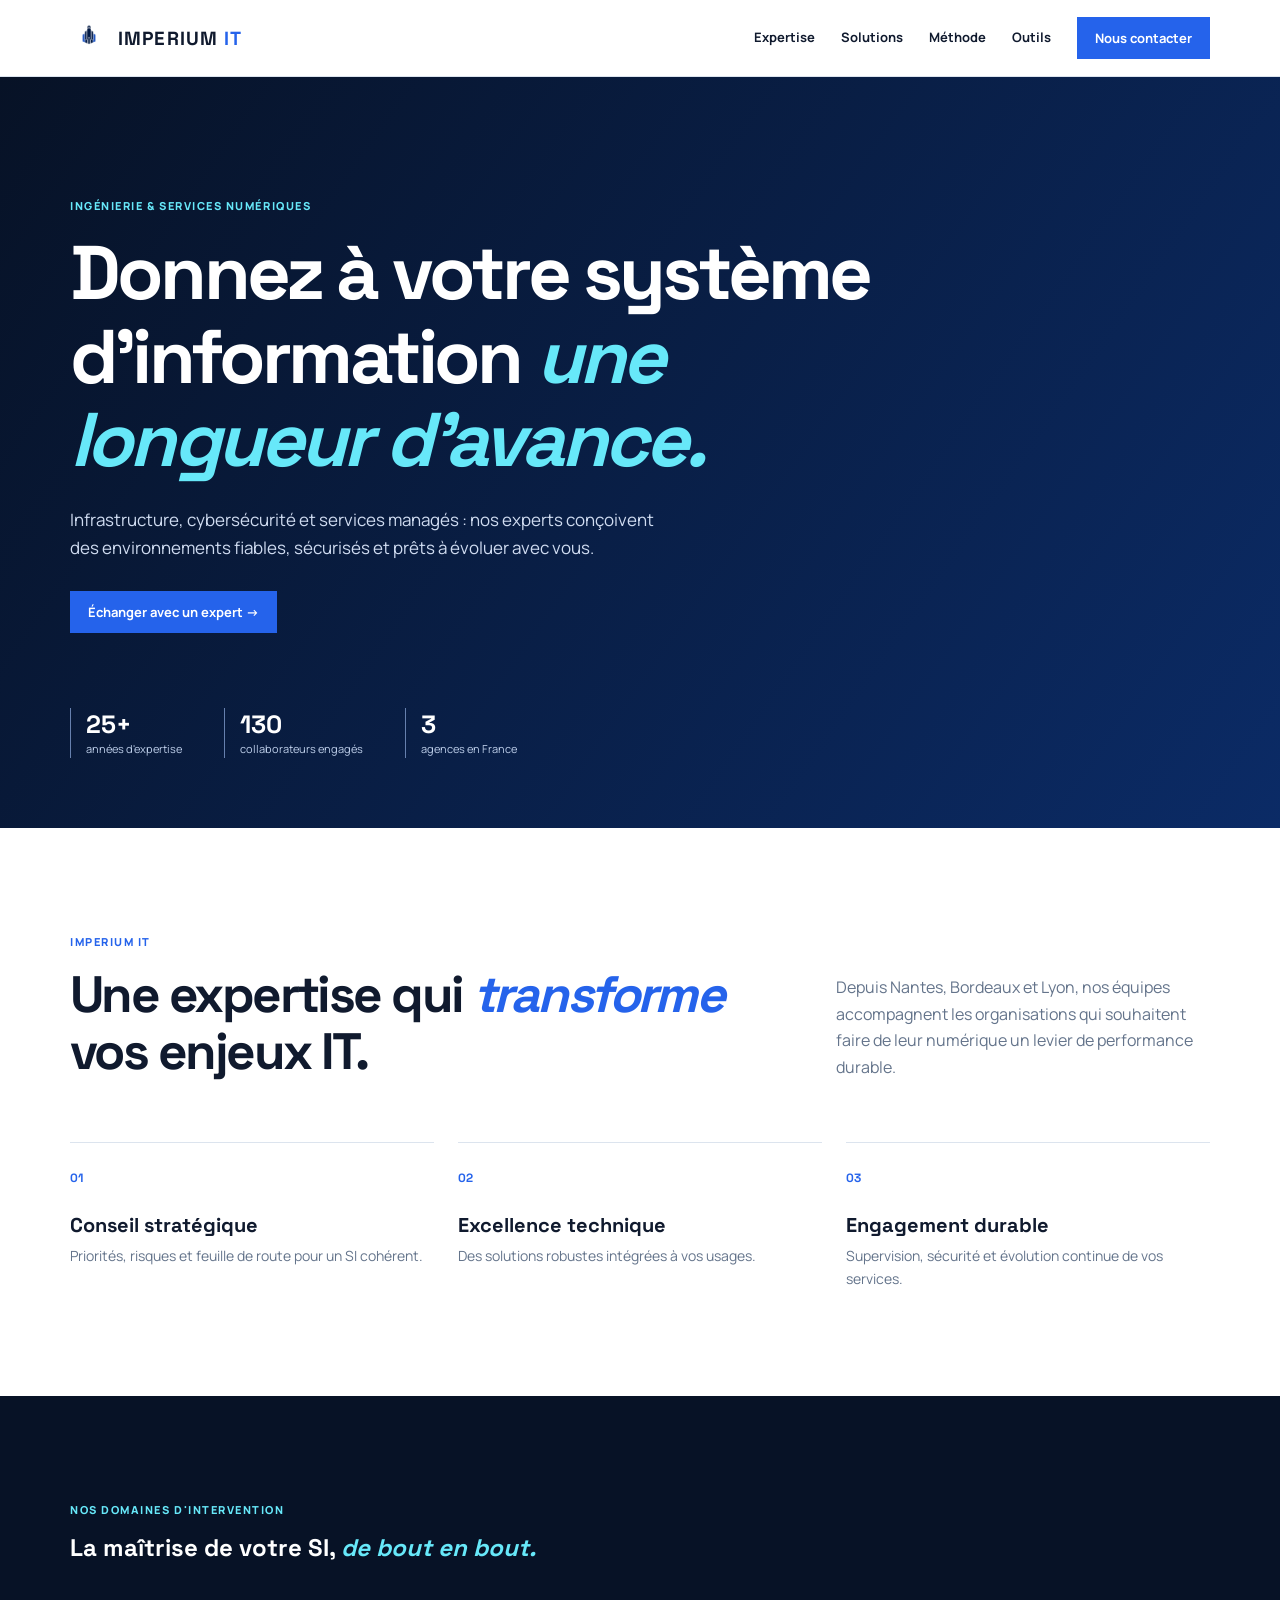
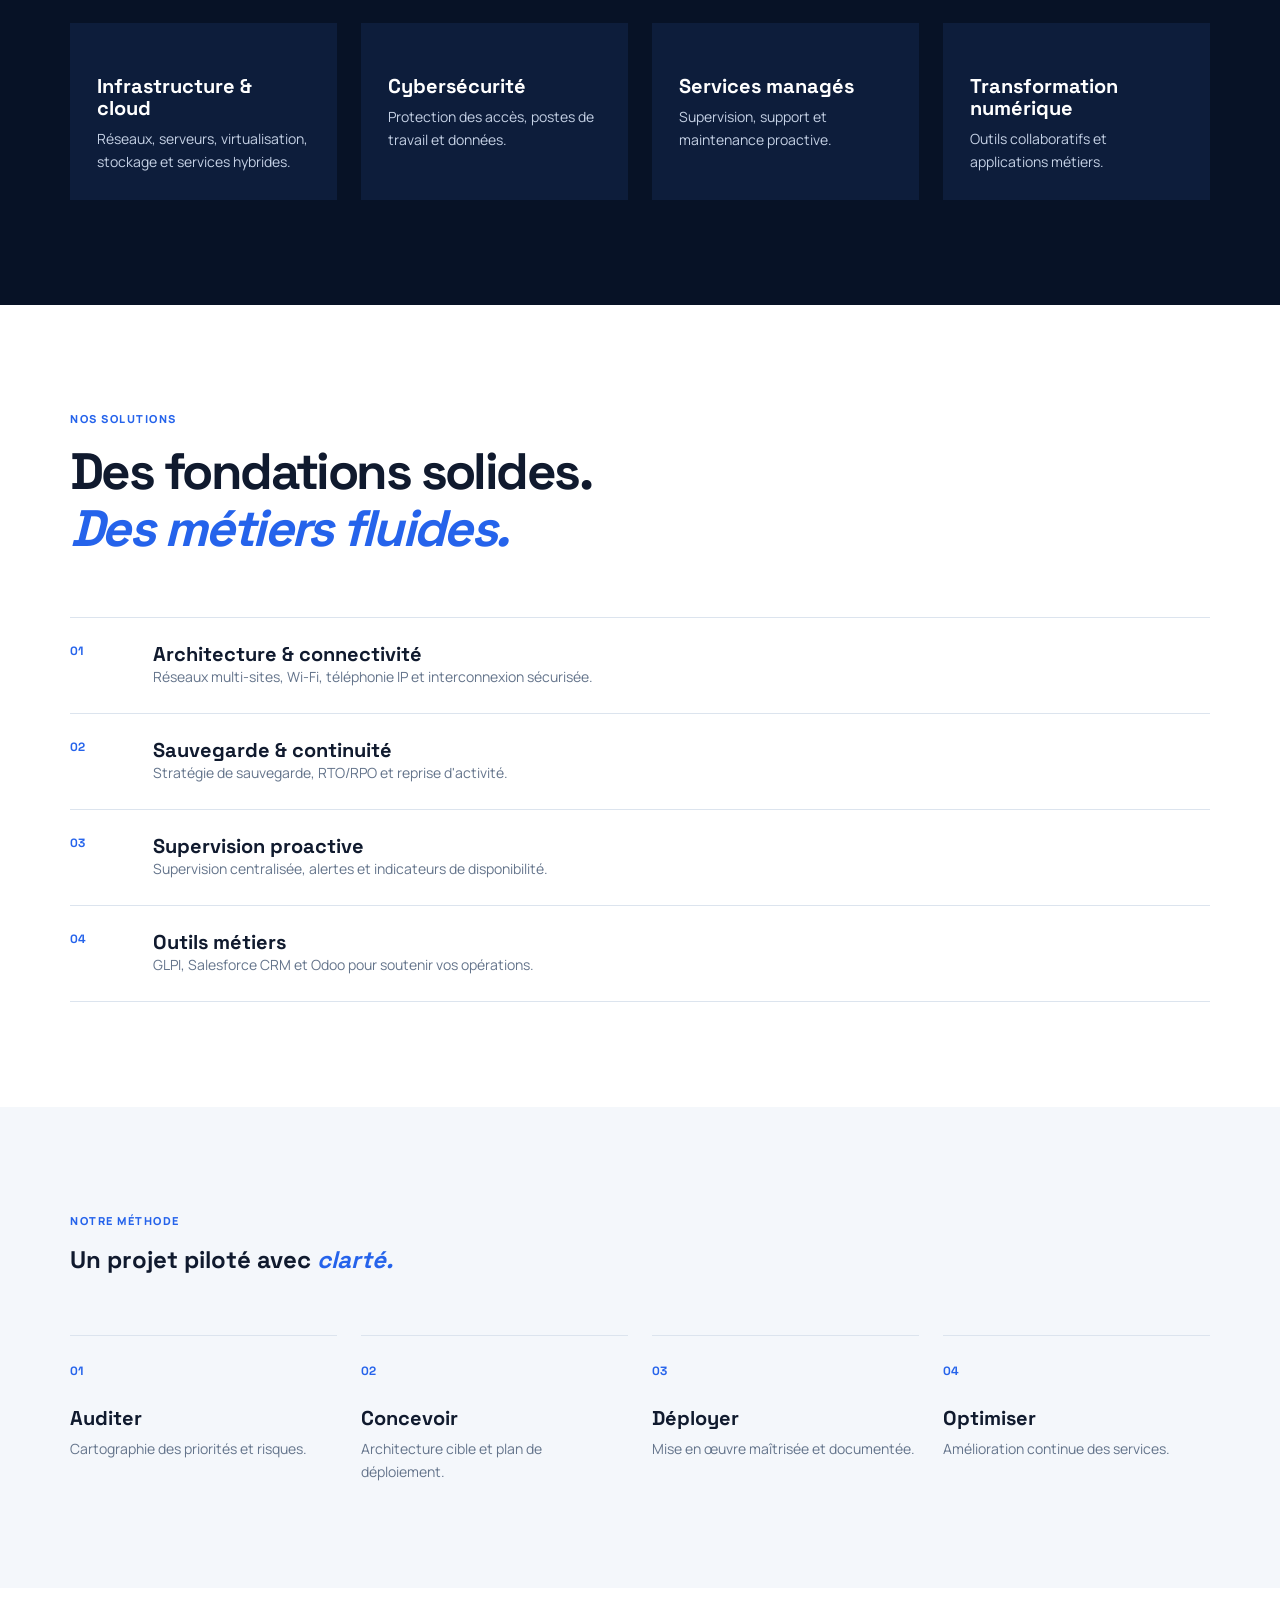
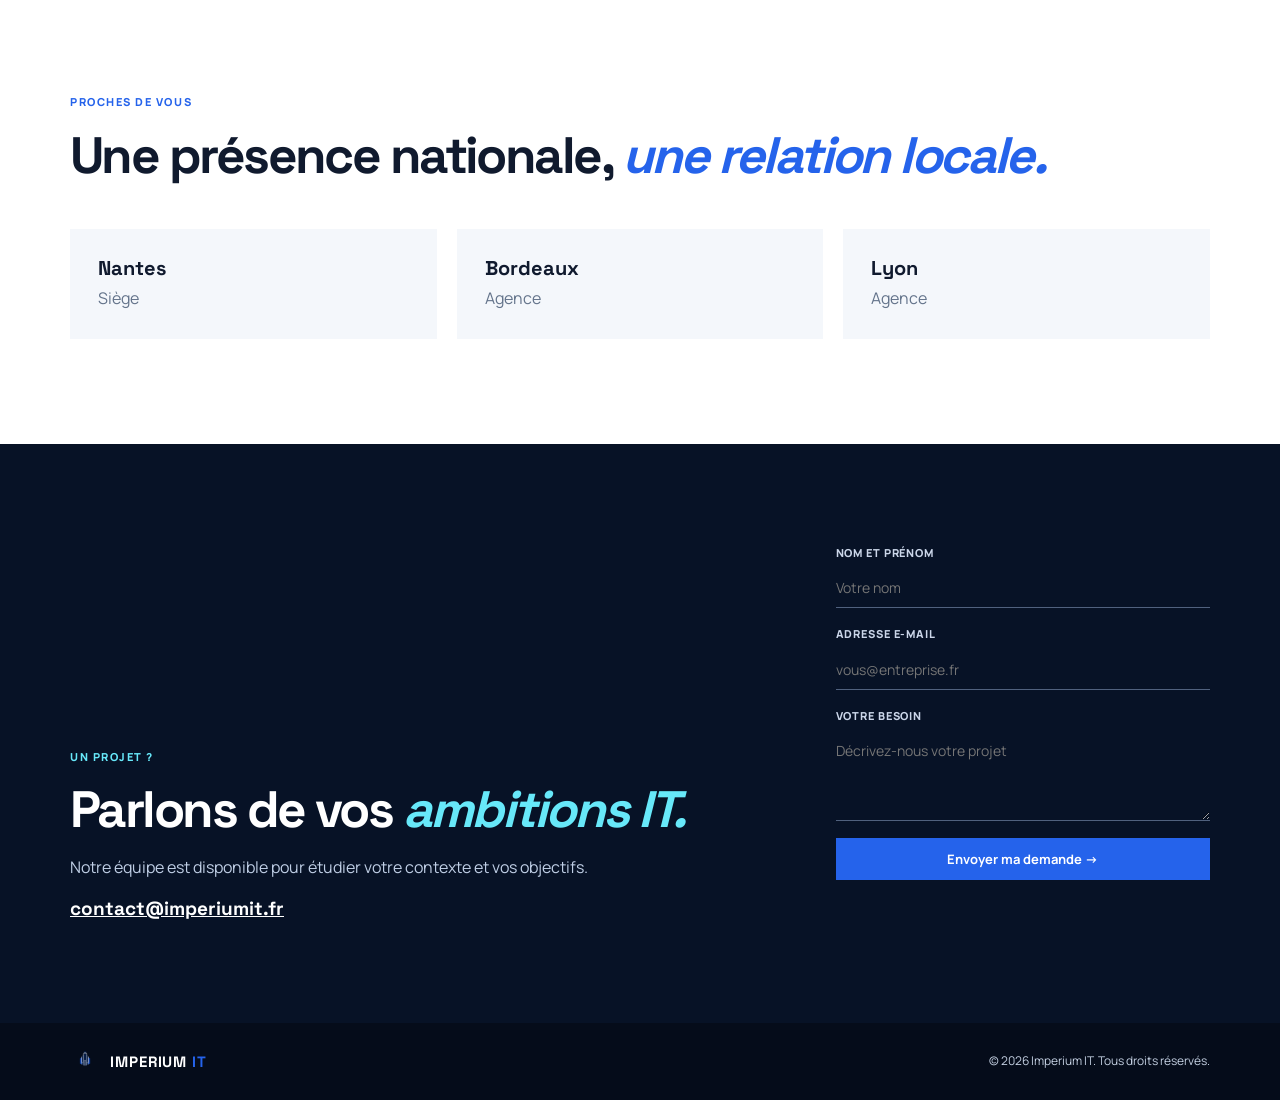
<file: index.html>
<!doctype html><html lang="fr"><head><meta charset="utf-8"><meta name="viewport" content="width=device-width,initial-scale=1"><meta name="description" content="Imperium IT — infrastructure, cybersécurité et services managés."><title>Imperium IT | Infrastructure & cybersécurité</title><link rel="preconnect" href="https://fonts.googleapis.com"><link rel="preconnect" href="https://fonts.gstatic.com" crossorigin><link href="https://fonts.googleapis.com/css2?family=Manrope:wght@400;500;600;700;800&family=Space+Grotesk:wght@500;600;700&display=swap" rel="stylesheet"><link rel="stylesheet" href="styles.css"></head><body><header class="header"><nav class="nav container"><a class="brand" href="#accueil" aria-label="Imperium IT - Accueil"><img class="brand-logo" src="Icon_ESN-Imperium.png" alt="Logo Imperium IT"><span>IMPERIUM <b>IT</b></span></a><button class="nav-toggle" aria-label="Menu" aria-expanded="false">☰</button><div class="nav-links"><a href="#expertise">Expertise</a><a href="#solutions">Solutions</a><a href="#methode">Méthode</a><a class="button" href="#contact">Nous contacter</a></div></nav></header><main id="accueil"><section class="hero"><div class="container"><p class="eyebrow">Ingénierie & services numériques</p><h1>Donnez à votre système d'information <em>une longueur d'avance.</em></h1><p>Infrastructure, cybersécurité et services managés : nos experts conçoivent des environnements fiables, sécurisés et prêts à évoluer avec vous.</p><a class="button" href="#contact">Échanger avec un expert →</a><div class="stats"><span><b>25+</b> années d'expertise</span><span><b>130</b> collaborateurs engagés</span><span><b>3</b> agences en France</span></div></div></section><section class="section container"><p class="eyebrow">Imperium IT</p><div class="split"><h2>Une expertise qui <em>transforme</em> vos enjeux IT.</h2><p>Depuis Nantes, Bordeaux et Lyon, nos équipes accompagnent les organisations qui souhaitent faire de leur numérique un levier de performance durable.</p></div><div class="cards"><article><b>01</b><h3>Conseil stratégique</h3><p>Priorités, risques et feuille de route pour un SI cohérent.</p></article><article><b>02</b><h3>Excellence technique</h3><p>Des solutions robustes intégrées à vos usages.</p></article><article><b>03</b><h3>Engagement durable</h3><p>Supervision, sécurité et évolution continue de vos services.</p></article></div></section><section id="expertise" class="section dark"><div class="container"><p class="eyebrow">Nos domaines d'intervention</p><h2>La maîtrise de votre SI, <em>de bout en bout.</em></h2><div class="cards four"><article><h3>Infrastructure & cloud</h3><p>Réseaux, serveurs, virtualisation, stockage et services hybrides.</p></article><article><h3>Cybersécurité</h3><p>Protection des accès, postes de travail et données.</p></article><article><h3>Services managés</h3><p>Supervision, support et maintenance proactive.</p></article><article><h3>Transformation numérique</h3><p>Outils collaboratifs et applications métiers.</p></article></div></div></section><section id="solutions" class="section container"><p class="eyebrow">Nos solutions</p><h2>Des fondations solides.<br><em>Des métiers fluides.</em></h2><div class="solutions"><article><b>01</b><div><h3>Architecture & connectivité</h3><p>Réseaux multi-sites, Wi-Fi, téléphonie IP et interconnexion sécurisée.</p></div></article><article><b>02</b><div><h3>Sauvegarde & continuité</h3><p>Stratégie de sauvegarde, RTO/RPO et reprise d'activité.</p></div></article><article><b>03</b><div><h3>Supervision proactive</h3><p>Supervision centralisée, alertes et indicateurs de disponibilité.</p></div></article><article><b>04</b><div><h3>Outils métiers</h3><p>GLPI, Salesforce CRM et Odoo pour soutenir vos opérations.</p></div></article></div></section><section id="methode" class="section pale"><div class="container"><p class="eyebrow">Notre méthode</p><h2>Un projet piloté avec <em>clarté.</em></h2><div class="cards four"><article><b>01</b><h3>Auditer</h3><p>Cartographie des priorités et risques.</p></article><article><b>02</b><h3>Concevoir</h3><p>Architecture cible et plan de déploiement.</p></article><article><b>03</b><h3>Déployer</h3><p>Mise en œuvre maîtrisée et documentée.</p></article><article><b>04</b><h3>Optimiser</h3><p>Amélioration continue des services.</p></article></div></div></section><section class="section container"><p class="eyebrow">Proches de vous</p><h2>Une présence nationale, <em>une relation locale.</em></h2><div class="agencies"><article><h3>Nantes</h3><p>Siège</p></article><article><h3>Bordeaux</h3><p>Agence</p></article><article><h3>Lyon</h3><p>Agence</p></article></div></section><section id="contact" class="contact"><div class="container split"><div><p class="eyebrow">Un projet ?</p><h2>Parlons de vos <em>ambitions IT.</em></h2><p>Notre équipe est disponible pour étudier votre contexte et vos objectifs.</p><a href="mailto:contact@imperiumit.fr">contact@imperiumit.fr</a></div><form><label>Nom et prénom<input name="name" required placeholder="Votre nom"></label><label>Adresse e-mail<input type="email" required placeholder="vous@entreprise.fr"></label><label>Votre besoin<textarea required placeholder="Décrivez-nous votre projet"></textarea></label><button class="button">Envoyer ma demande →</button><p class="form-note"></p></form></div></section></main><footer><div class="container footer-content"><a class="brand footer-brand" href="#accueil" aria-label="Imperium IT - Accueil"><img class="brand-logo" src="Icon_ESN-Imperium.png" alt="Logo Imperium IT"><span>IMPERIUM <b>IT</b></span></a><span>© <span id="year"></span> Imperium IT. Tous droits réservés.</span></div></footer><script src="script.js"></script></body></html>
</file>
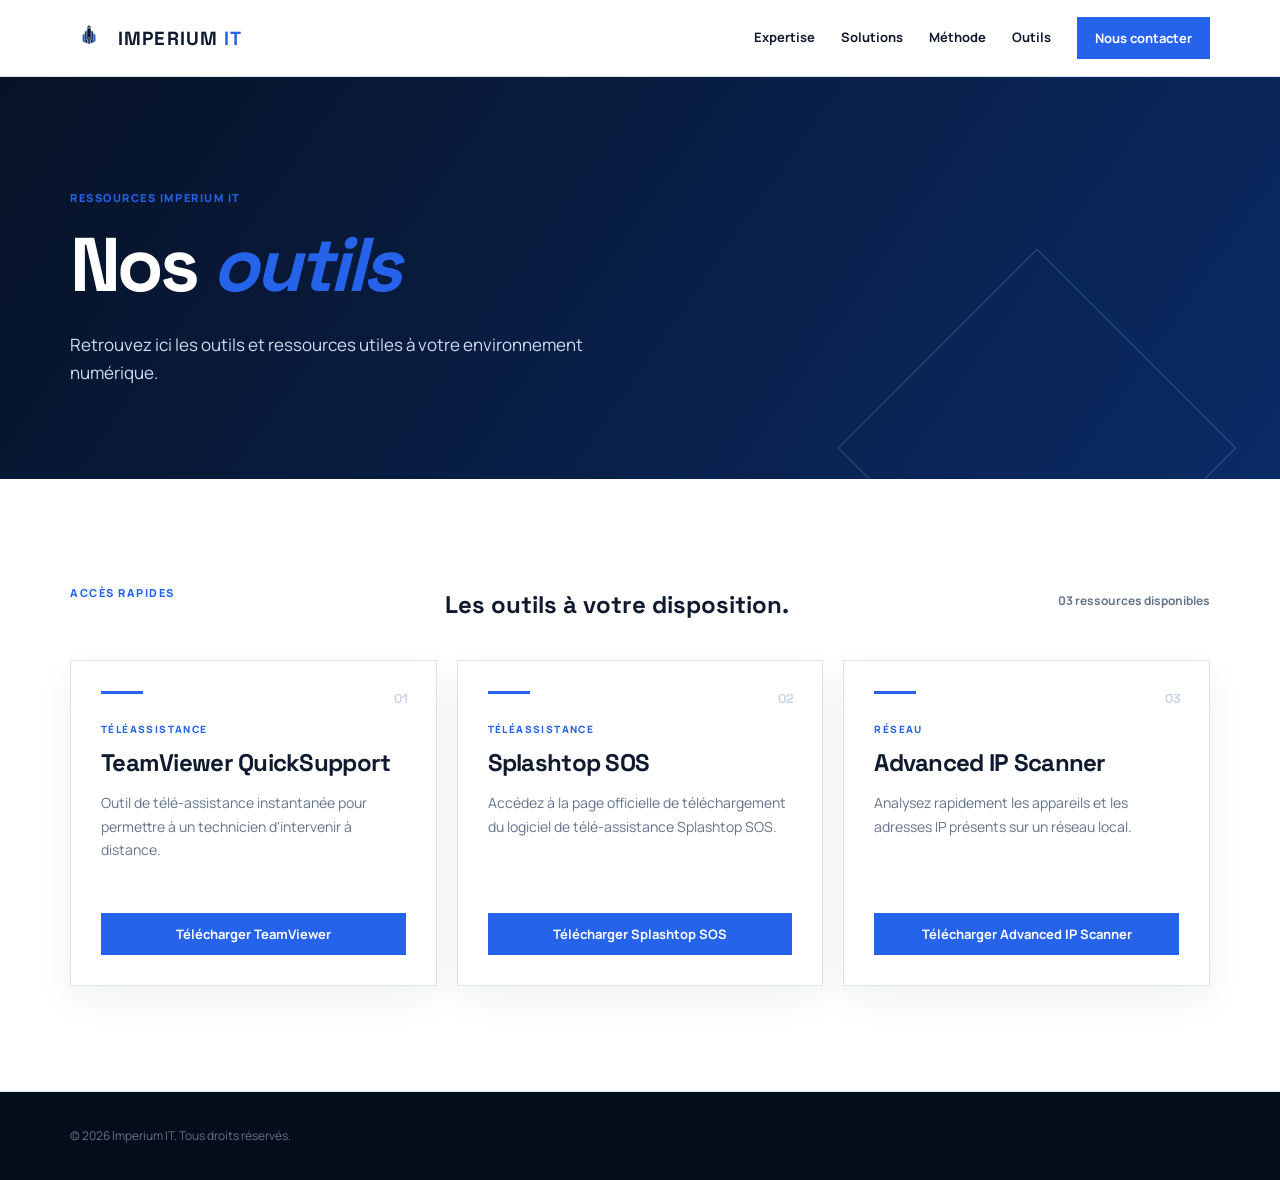
<file: tool.html>
<!doctype html>
<html lang="fr">
<head>
  <meta charset="utf-8">
  <meta name="viewport" content="width=device-width, initial-scale=1">
  <meta name="description" content="Les outils numériques proposés par Imperium IT.">
  <title>Imperium IT | Outils</title>
  <link rel="preconnect" href="https://fonts.googleapis.com">
  <link rel="preconnect" href="https://fonts.gstatic.com" crossorigin>
  <link href="https://fonts.googleapis.com/css2?family=Manrope:wght@400;500;600;700;800&family=Space+Grotesk:wght@500;600;700&display=swap" rel="stylesheet">
  <link rel="stylesheet" href="styles.css">
  <style>
    .tool-hero{position:relative;overflow:hidden;background:linear-gradient(125deg,#071226,#0b2b66);color:#fff;padding:112px 0 92px}.tool-hero:after{content:"";position:absolute;right:8%;bottom:-110px;width:280px;height:280px;border:1px solid rgba(103,232,249,.25);transform:rotate(45deg)}.tool-hero h1{position:relative;z-index:1;max-width:700px}.tool-hero p:not(.eyebrow){position:relative;z-index:1;max-width:580px;color:#d0dcf1;margin:24px 0 0;font-size:17px}.tools-section{min-height:470px}.tools-heading{display:flex;justify-content:space-between;align-items:end;gap:40px;margin-bottom:42px}.tools-heading h2{max-width:650px}.tools-count{margin:0 0 7px;color:var(--muted);font-size:12px;font-weight:700;white-space:nowrap}.tool-grid{display:grid;grid-template-columns:repeat(3,1fr);gap:20px}.tool-card{position:relative;display:flex;flex-direction:column;min-height:326px;padding:30px;background:#fff;border:1px solid var(--line);box-shadow:0 14px 34px rgba(16,26,46,.06);transition:transform .2s ease,box-shadow .2s ease,border-color .2s ease}.tool-card:before{content:"";display:block;width:42px;height:3px;margin-bottom:27px;background:var(--blue)}.tool-card:hover{transform:translateY(-5px);border-color:#b9cbea;box-shadow:0 20px 38px rgba(16,26,46,.11)}.tool-card h3{font-size:24px;letter-spacing:-.03em;margin:0 0 14px}.tool-card p:not(.tool-type){color:var(--muted);font-size:14px;line-height:1.7;margin:0 0 28px}.tool-card .button{width:100%;margin-top:auto;text-align:center}.tool-type{color:var(--blue);font-size:10px;font-weight:800;letter-spacing:.14em;text-transform:uppercase;margin:0 0 13px}.tool-number{position:absolute;top:29px;right:28px;color:#cbd6e5;font:700 13px 'Space Grotesk'}.footer{padding:34px 0;border-top:1px solid var(--line);color:var(--muted);font-size:12px}.footer p{margin:0}@media (max-width:700px){.tool-hero{padding:80px 0 64px}.tools-heading{display:block}.tools-count{margin-top:18px}.tool-grid{grid-template-columns:1fr}.tool-card{min-height:290px}}
  </style>
</head>
<body>
  <header class="header">
    <nav class="nav container">
      <a class="brand" href="index.html" aria-label="Imperium IT - Accueil">
        <img class="brand-logo" src="Icon_ESN-Imperium.png" alt="Logo Imperium IT">
        <span>IMPERIUM <b>IT</b></span>
      </a>
      <button class="nav-toggle" aria-label="Menu" aria-expanded="false">☰</button>
      <div class="nav-links">
        <a href="index.html#expertise">Expertise</a>
        <a href="index.html#solutions">Solutions</a>
        <a href="index.html#methode">Méthode</a>
        <a href="tool.html" aria-current="page">Outils</a>
        <a class="button" href="index.html#contact">Nous contacter</a>
      </div>
    </nav>
  </header>

  <main>
    <section class="tool-hero">
      <div class="container">
        <p class="eyebrow">Ressources Imperium IT</p>
        <h1>Nos <em>outils</em></h1>
        <p>Retrouvez ici les outils et ressources utiles à votre environnement numérique.</p>
      </div>
    </section>

    <section class="section container tools-section">
      <div class="tools-heading">
        <p class="eyebrow">Accès rapides</p>
        <h2>Les outils à votre disposition.</h2>
        <p class="tools-count">03 ressources disponibles</p>
      </div>
      <div class="tool-grid">
        <article class="tool-card">
          <span class="tool-number">01</span>
          <p class="tool-type">Téléassistance</p>
          <h3>TeamViewer QuickSupport</h3>
          <p>Outil de télé-assistance instantanée pour permettre à un technicien d'intervenir à distance.</p>
          <a class="button" href="https://download.teamviewer.com/download/TeamViewerQS_x64.exe">Télécharger TeamViewer</a>
        </article>
        <article class="tool-card">
          <span class="tool-number">02</span>
          <p class="tool-type">Téléassistance</p>
          <h3>Splashtop SOS</h3>
          <p>Accédez à la page officielle de téléchargement du logiciel de télé-assistance Splashtop SOS.</p>
          <a class="button" href="https://sos.splashtop.com/fr/sos-download" target="_blank" rel="noopener noreferrer">Télécharger Splashtop SOS</a>
        </article>
        <article class="tool-card">
          <span class="tool-number">03</span>
          <p class="tool-type">Réseau</p>
          <h3>Advanced IP Scanner</h3>
          <p>Analysez rapidement les appareils et les adresses IP présents sur un réseau local.</p>
          <a class="button" href="https://download.advanced-ip-scanner.com/download/files/Advanced_IP_Scanner_2.5.4594.1.exe">Télécharger Advanced IP Scanner</a>
        </article>
      </div>
    </section>
  </main>

  <footer class="footer">
    <div class="container">
      <p>© <span id="year"></span> Imperium IT. Tous droits réservés.</p>
    </div>
  </footer>

  <script src="script.js"></script>
</body>
</html>
</file>
<file: styles.css>
:root{--ink:#101a2e;--navy:#071226;--blue:#2563eb;--cyan:#67e8f9;--muted:#64748b;--line:#dce4ee;--pale:#f4f7fb;font-family:Manrope,Arial,sans-serif}*{box-sizing:border-box}html{scroll-behavior:smooth}body{margin:0;color:var(--ink);line-height:1.65}.container{width:min(1140px,calc(100% - 40px));margin:auto}.header{position:sticky;top:0;z-index:3;background:#fff;border-bottom:1px solid var(--line)}.nav{height:76px;display:flex;justify-content:space-between;align-items:center}.brand{font:700 19px 'Space Grotesk';letter-spacing:.06em;text-decoration:none;color:var(--ink);display:flex;align-items:center;gap:10px}.brand b,em,.eyebrow{color:var(--blue)}.brand-logo{display:block;width:38px;height:46px;object-fit:contain;object-position:center}.nav-links{display:flex;align-items:center;gap:26px}.nav-links a{font-size:13px;font-weight:700;color:var(--ink);text-decoration:none}.button{display:inline-block;background:var(--blue);color:#fff!important;padding:12px 18px;text-decoration:none;border:0;font:700 13px Manrope;cursor:pointer}.nav-toggle{display:none}.hero{background:linear-gradient(125deg,#071226,#0b2b66);color:#fff;padding:120px 0 70px}.eyebrow{font-size:11px;font-weight:800;text-transform:uppercase;letter-spacing:.14em;margin:0 0 16px}.hero .eyebrow,.dark .eyebrow,.contact .eyebrow{color:var(--cyan)}h1,h2,h3{font-family:'Space Grotesk';line-height:1.1;margin:0}h1{font-size:clamp(42px,6vw,76px);max-width:850px;letter-spacing:-.05em}.hero p:not(.eyebrow){font-size:17px;max-width:600px;color:#d0dcf1;margin:24px 0 29px}.hero em,.dark em,.contact em{color:var(--cyan)}.stats{display:flex;gap:42px;margin-top:75px}.stats span{display:flex;flex-direction:column;border-left:1px solid #6680ae;padding-left:15px;font-size:11px;color:#bfd0eb}.stats b{font:700 25px 'Space Grotesk';color:#fff}.section{padding:105px 0}.split{display:grid;grid-template-columns:1.3fr .7fr;gap:70px;align-items:end}.split h2,.section>h2,.contact h2{font-size:clamp(34px,4vw,57px);letter-spacing:-.05em}.split>p{color:var(--muted);margin:0}.cards{display:grid;grid-template-columns:repeat(3,1fr);gap:24px;margin-top:62px}.cards article{border-top:1px solid var(--line);padding-top:20px}.cards b,.solutions b{font:700 12px 'Space Grotesk';color:var(--blue)}h3{font-size:20px;margin:25px 0 8px}.cards p,.solutions p{font-size:14px;color:var(--muted);margin:0}.dark{background:var(--navy);color:#fff}.dark .cards article{background:#0d1d3b;padding:27px;border:0}.dark .cards p{color:#c5d1e5}.four{grid-template-columns:repeat(4,1fr)}.solutions{border-top:1px solid var(--line);margin-top:60px}.solutions article{display:grid;grid-template-columns:65px 1fr;gap:18px;border-bottom:1px solid var(--line);padding:25px 0}.solutions h3{margin:0;font-size:20px}.pale{background:var(--pale)}.agencies{display:grid;grid-template-columns:repeat(3,1fr);gap:20px;margin-top:45px}.agencies article{background:var(--pale);padding:28px}.agencies h3{margin:0}.agencies p{margin:6px 0 0;color:var(--muted)}.contact{background:var(--navy);color:#fff;padding:100px 0}.contact .split>div>p:not(.eyebrow){color:#bfcee5}.contact a{font:700 19px 'Space Grotesk';color:#fff}.contact form{display:grid;gap:17px}.contact label{font-size:11px;font-weight:800;letter-spacing:.08em;text-transform:uppercase;color:#cbd6e9}.contact input,.contact textarea{width:100%;display:block;background:transparent;border:0;border-bottom:1px solid #50617e;color:#fff;padding:10px 0;margin-top:6px;font:14px Manrope;outline:0}.contact textarea{resize:vertical;min-height:90px}.form-note{color:var(--cyan);font-size:13px}footer{background:#050c1a;color:#c4d0e2;font-size:12px;padding:20px 0}.footer-content{display:flex;align-items:center;justify-content:space-between;gap:20px}.footer-brand{color:#fff;font-size:15px}.footer-brand .brand-logo{width:30px;height:37px}@media(max-width:760px){.nav-toggle{display:block;border:0;background:none;font-size:24px}.nav-links{display:none;position:absolute;top:76px;left:0;right:0;background:#fff;padding:24px;flex-direction:column;align-items:flex-start}.nav-links.open{display:flex}.split,.cards,.four,.agencies{grid-template-columns:1fr;gap:26px}.section,.contact{padding:75px 0}.stats{gap:18px;flex-wrap:wrap;margin-top:55px}.hero{padding-top:88px}.cards{margin-top:45px}.footer-content{flex-direction:column;align-items:flex-start}.brand-logo{width:33px;height:40px}}
</file>
